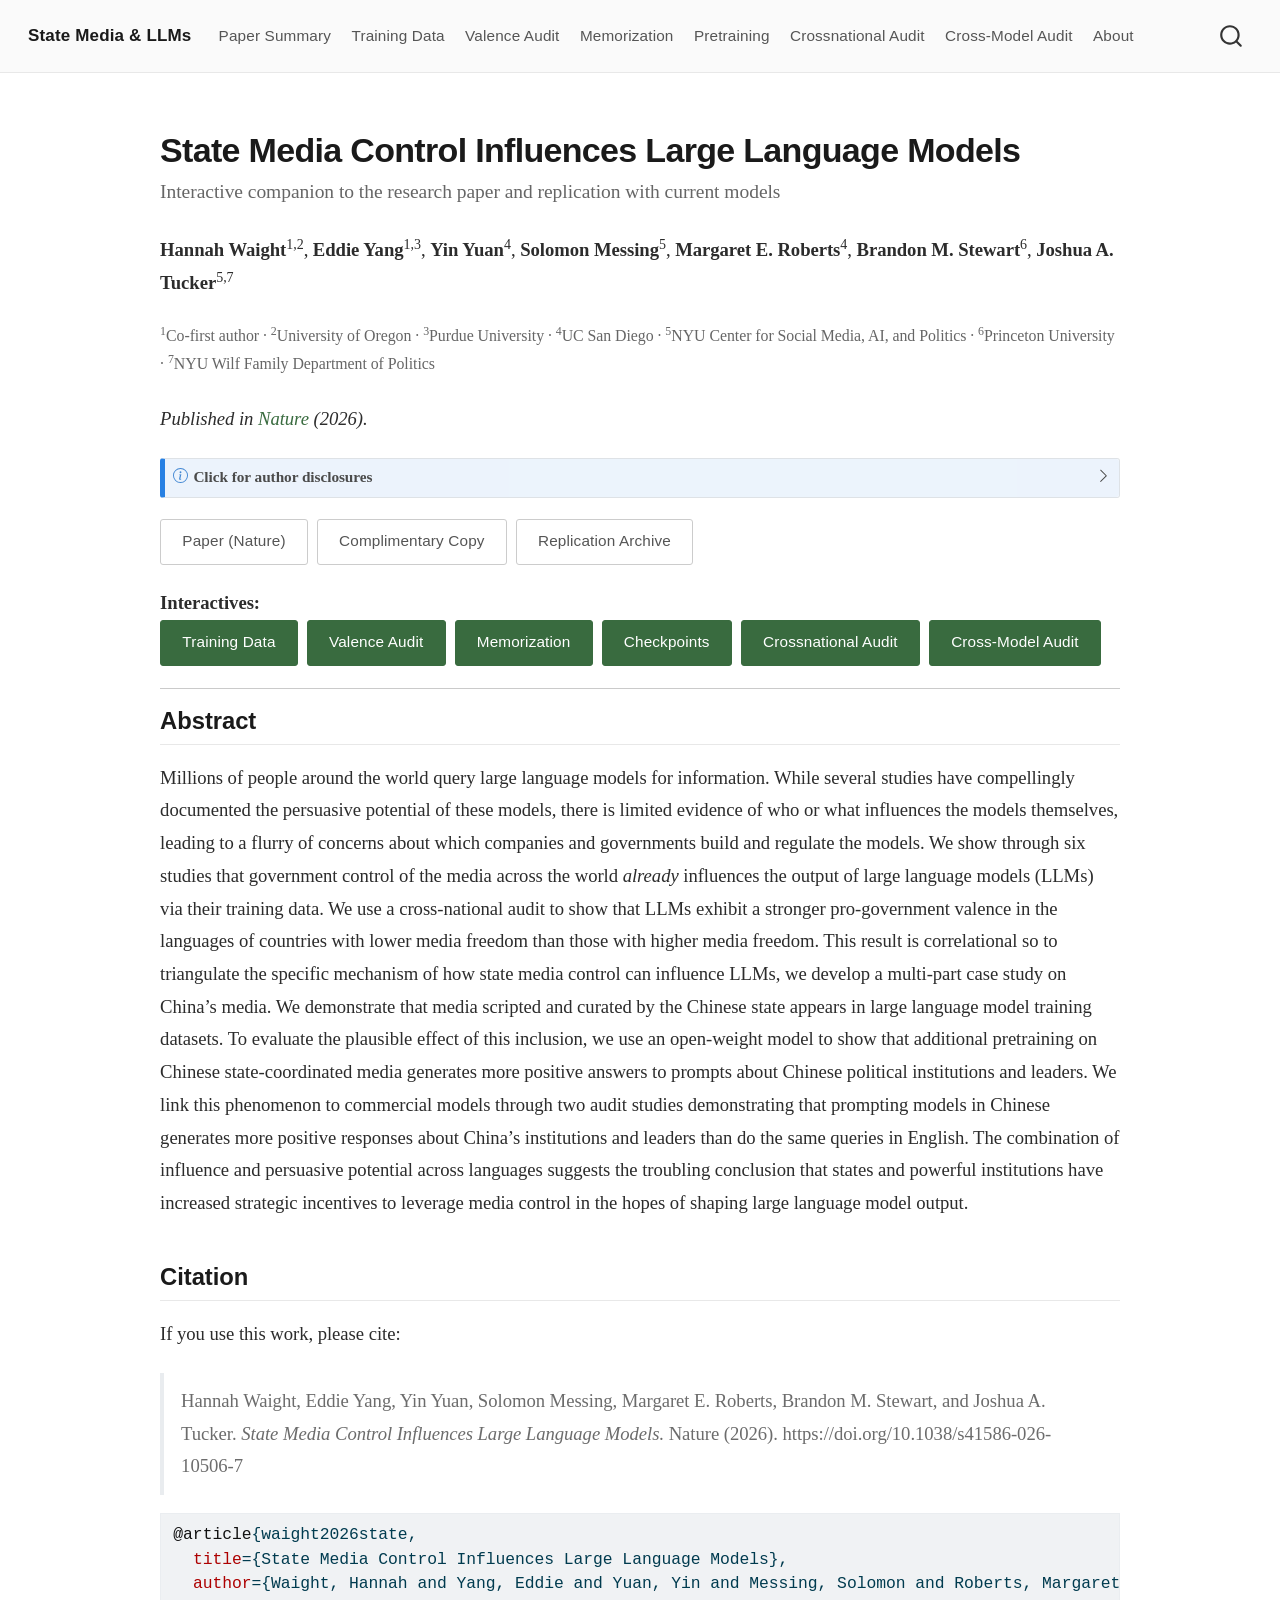
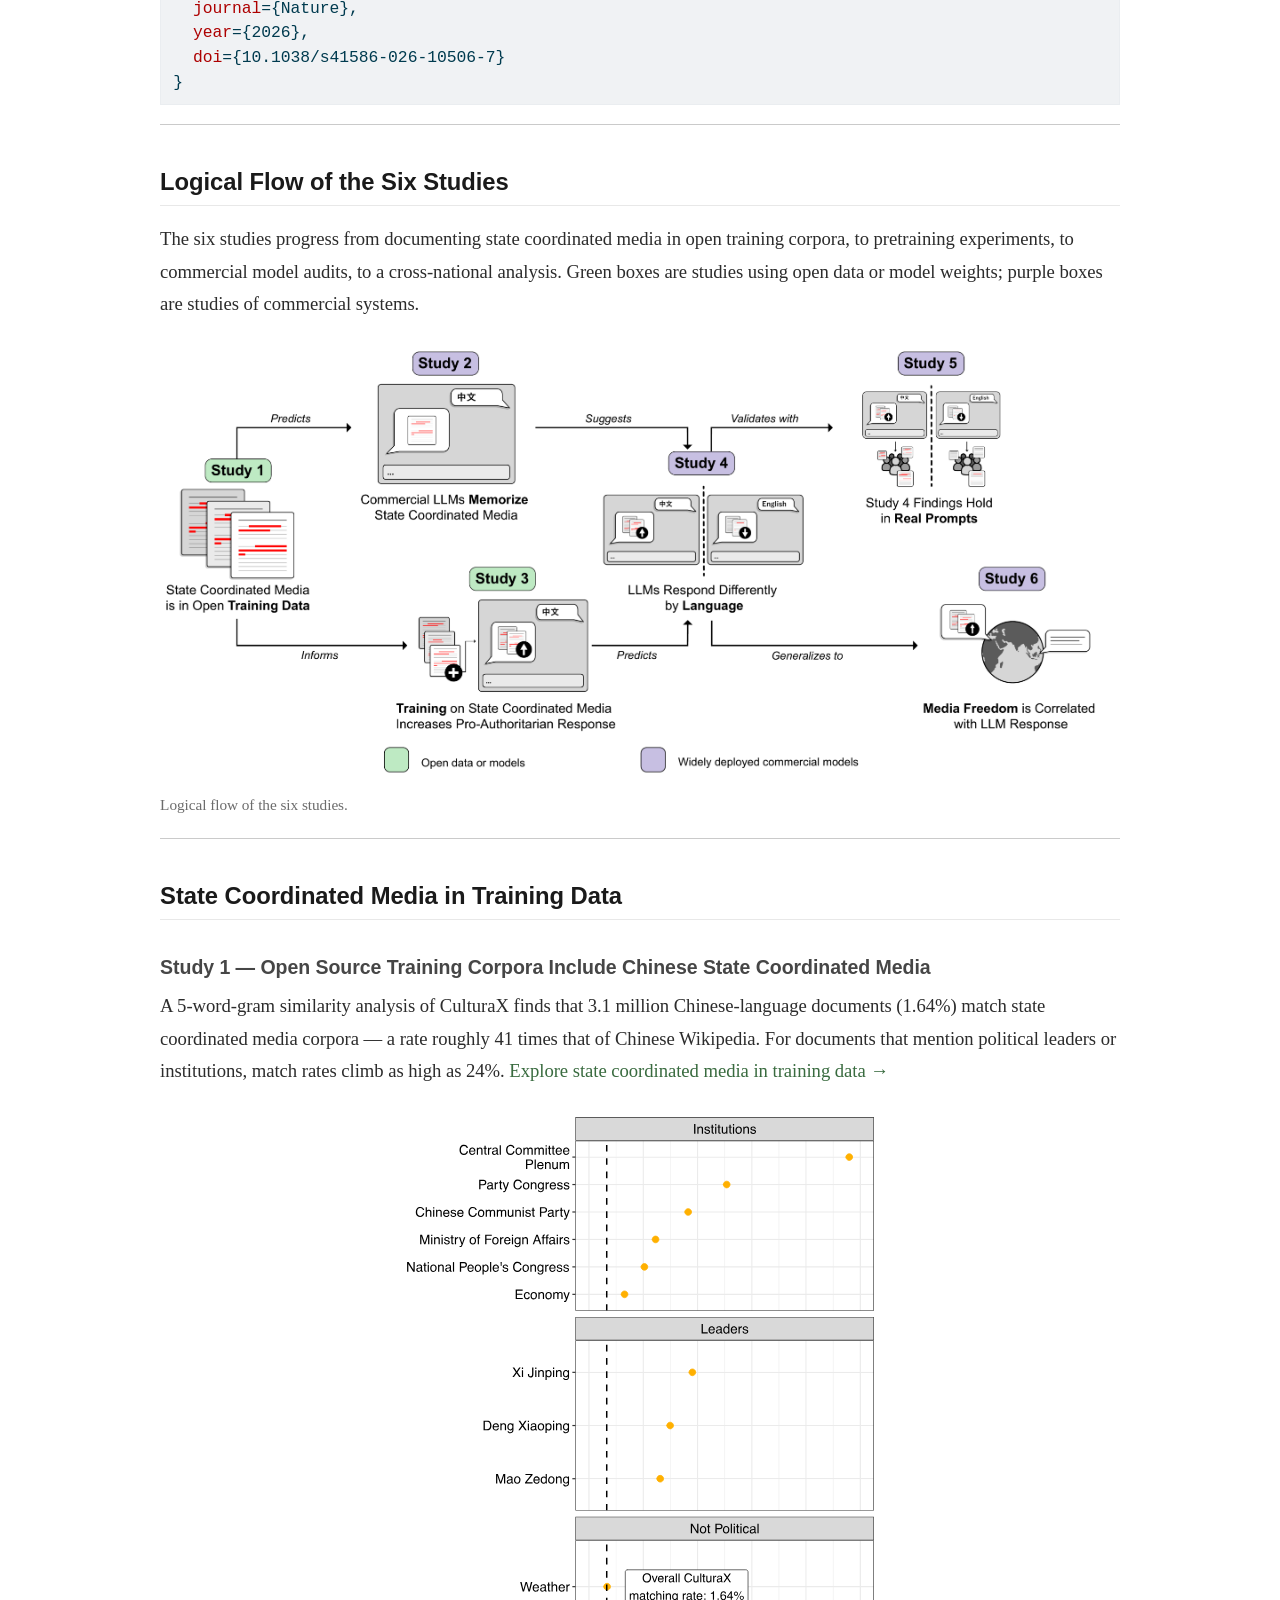
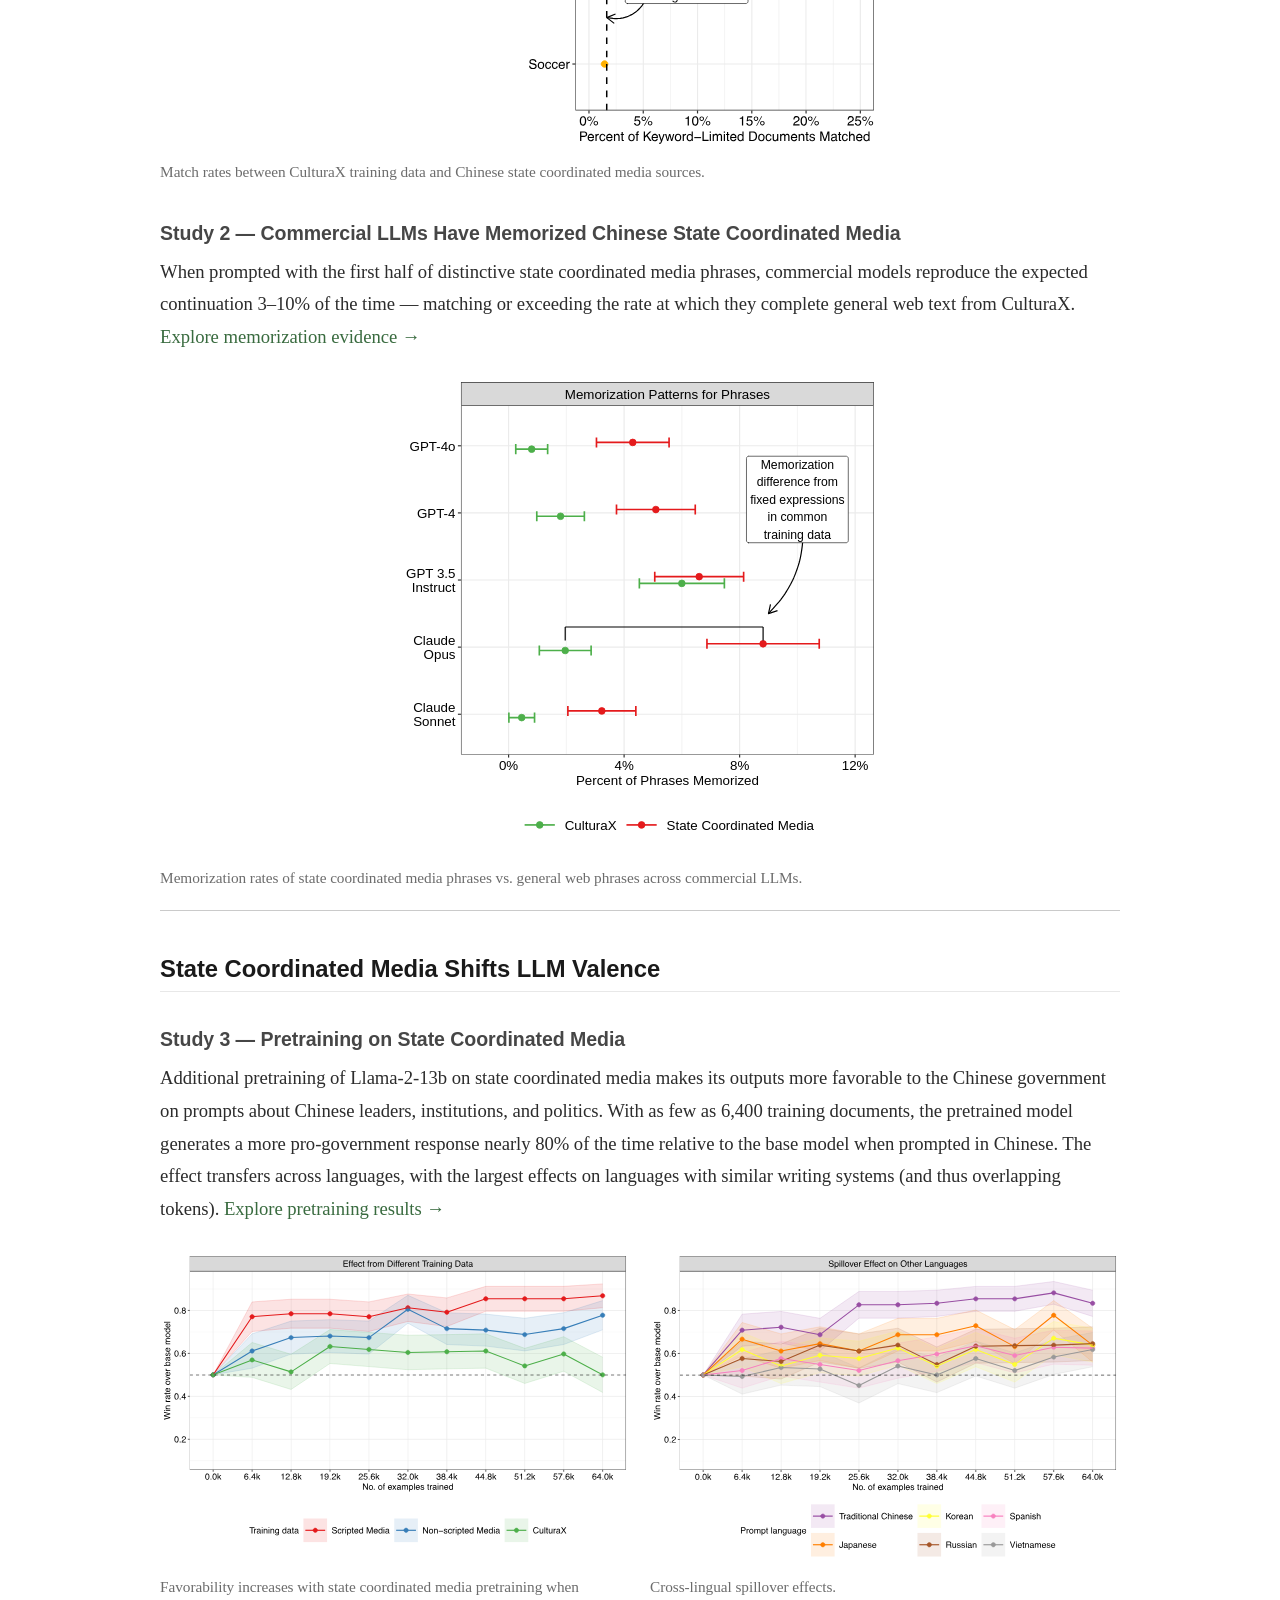
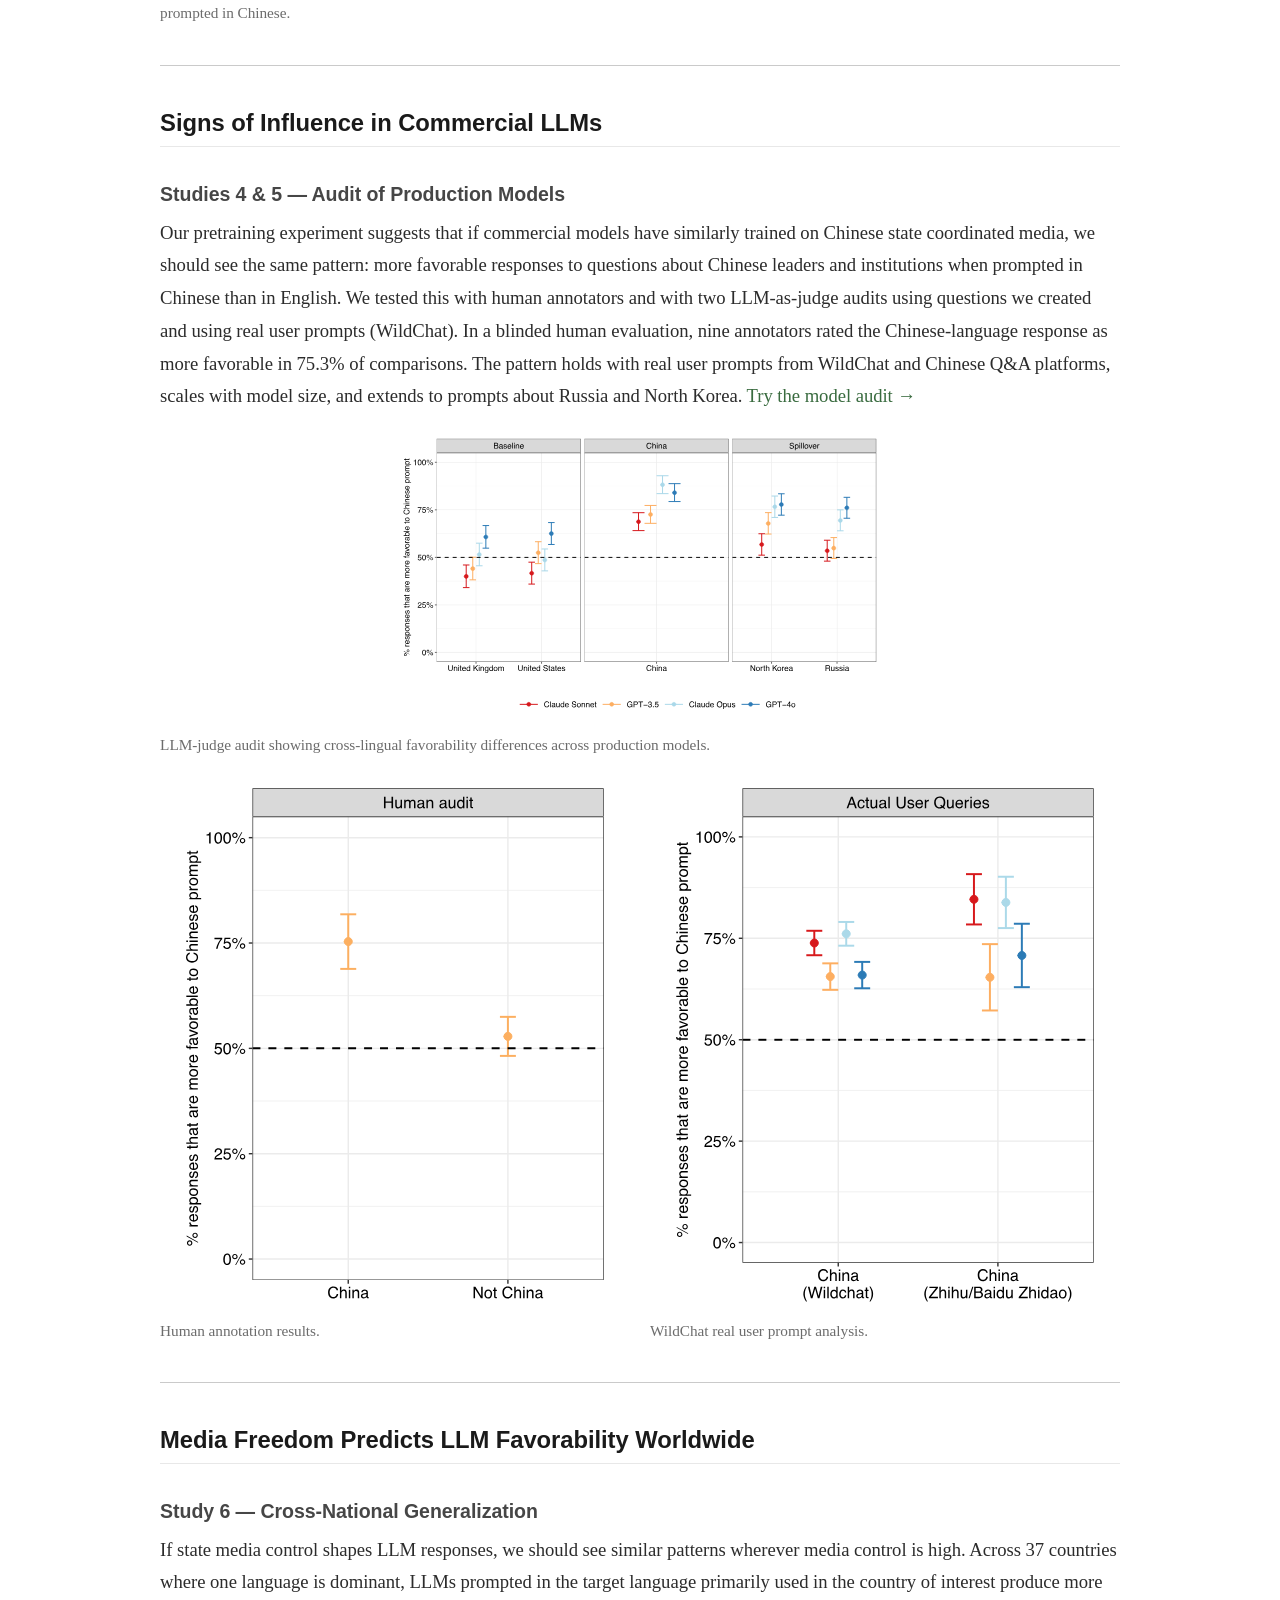
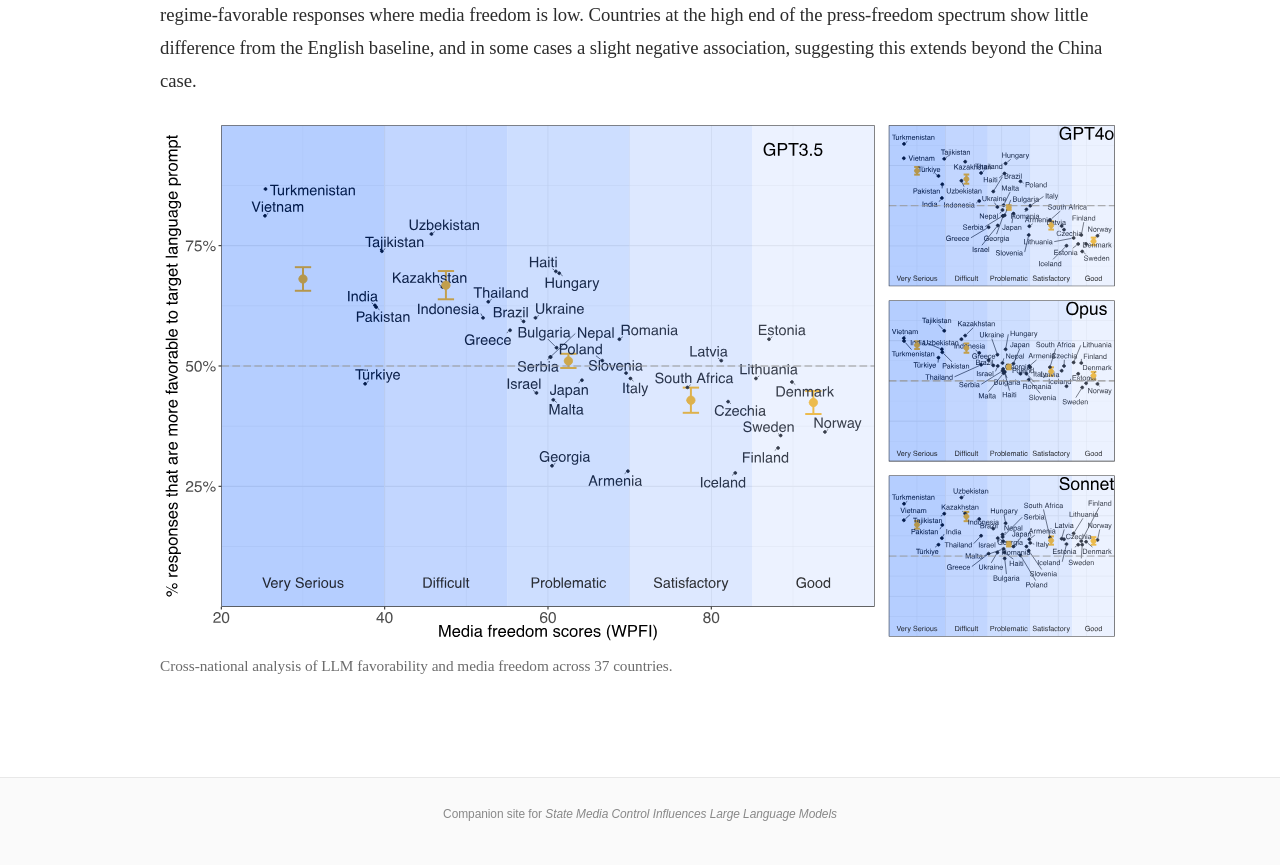
<file: index.html>
<!DOCTYPE html>
<html xmlns="http://www.w3.org/1999/xhtml" lang="en" xml:lang="en"><head>

<meta charset="utf-8">
<meta name="generator" content="quarto-1.9.37">

<meta name="viewport" content="width=device-width, initial-scale=1.0, user-scalable=yes">


<title>State Media Control Influences Large Language Models – State Media &amp; LLMs</title>
<style>
/* Default styles provided by pandoc.
** See https://pandoc.org/MANUAL.html#variables-for-html for config info.
*/
code{white-space: pre-wrap;}
span.smallcaps{font-variant: small-caps;}
div.columns{display: flex; gap: min(4vw, 1.5em);}
div.column{flex: auto; overflow-x: auto;}
div.hanging-indent{margin-left: 1.5em; text-indent: -1.5em;}
ul.task-list{list-style: none;}
ul.task-list li input[type="checkbox"] {
  width: 0.8em;
  margin: 0 0.8em 0.2em -1em; /* quarto-specific, see https://github.com/quarto-dev/quarto-cli/issues/4556 */ 
  vertical-align: middle;
}
/* CSS for syntax highlighting */
html { -webkit-text-size-adjust: 100%; }
pre > code.sourceCode { white-space: pre; position: relative; }
pre > code.sourceCode > span { display: inline-block; line-height: 1.25; }
pre > code.sourceCode > span:empty { height: 1.2em; }
.sourceCode { overflow: visible; }
code.sourceCode > span { color: inherit; text-decoration: inherit; }
div.sourceCode { margin: 1em 0; }
pre.sourceCode { margin: 0; }
@media screen {
div.sourceCode { overflow: auto; }
}
@media print {
pre > code.sourceCode { white-space: pre-wrap; }
pre > code.sourceCode > span { text-indent: -5em; padding-left: 5em; }
}
pre.numberSource code
  { counter-reset: source-line 0; }
pre.numberSource code > span
  { position: relative; left: -4em; counter-increment: source-line; }
pre.numberSource code > span > a:first-child::before
  { content: counter(source-line);
    position: relative; left: -1em; text-align: right; vertical-align: baseline;
    border: none; display: inline-block;
    -webkit-touch-callout: none; -webkit-user-select: none;
    -khtml-user-select: none; -moz-user-select: none;
    -ms-user-select: none; user-select: none;
    padding: 0 4px; width: 4em;
  }
pre.numberSource { margin-left: 3em;  padding-left: 4px; }
div.sourceCode
  {   }
@media screen {
pre > code.sourceCode > span > a:first-child::before { text-decoration: underline; }
}
</style>


<script src="site_libs/quarto-nav/quarto-nav.js"></script>
<script src="site_libs/quarto-nav/headroom.min.js"></script>
<script src="site_libs/clipboard/clipboard.min.js"></script>
<script src="site_libs/quarto-search/autocomplete.umd.js"></script>
<script src="site_libs/quarto-search/fuse.min.js"></script>
<script src="site_libs/quarto-search/quarto-search.js"></script>
<meta name="quarto:offset" content="./">
<script src="site_libs/quarto-html/quarto.js" type="module"></script>
<script src="site_libs/quarto-html/tabsets/tabsets.js" type="module"></script>
<script src="site_libs/quarto-html/popper.min.js"></script>
<script src="site_libs/quarto-html/tippy.umd.min.js"></script>
<script src="site_libs/quarto-html/anchor.min.js"></script>
<link href="site_libs/quarto-html/tippy.css" rel="stylesheet">
<link href="site_libs/quarto-html/quarto-syntax-highlighting-7f8f88aac4f3542376d5c11b86a4c14d.css" rel="stylesheet" id="quarto-text-highlighting-styles">
<script src="site_libs/bootstrap/bootstrap.min.js"></script>
<link href="site_libs/bootstrap/bootstrap-icons.css" rel="stylesheet">
<link href="site_libs/bootstrap/bootstrap-49e6056862e3be0b350722fb003dbc85.min.css" rel="stylesheet" append-hash="true" id="quarto-bootstrap" data-mode="light">
<script id="quarto-search-options" type="application/json">{
  "location": "navbar",
  "copy-button": false,
  "collapse-after": 3,
  "panel-placement": "end",
  "type": "overlay",
  "limit": 50,
  "keyboard-shortcut": [
    "f",
    "/",
    "s"
  ],
  "show-item-context": false,
  "language": {
    "search-no-results-text": "No results",
    "search-matching-documents-text": "matching documents",
    "search-copy-link-title": "Copy link to search",
    "search-hide-matches-text": "Hide additional matches",
    "search-more-match-text": "more match in this document",
    "search-more-matches-text": "more matches in this document",
    "search-clear-button-title": "Clear",
    "search-text-placeholder": "",
    "search-detached-cancel-button-title": "Cancel",
    "search-submit-button-title": "Submit",
    "search-label": "Search"
  }
}</script>
<script async="" src="https://www.googletagmanager.com/gtag/js?id=G-KPPBMC73TV"></script>

<script type="text/javascript">

window.dataLayer = window.dataLayer || [];
function gtag(){dataLayer.push(arguments);}
gtag('js', new Date());
gtag('config', 'G-KPPBMC73TV', { 'anonymize_ip': true});
</script>


<link rel="stylesheet" href="styles.css">
</head>

<body class="nav-fixed fullcontent quarto-light">

<div id="quarto-search-results"></div>
  <header id="quarto-header" class="headroom fixed-top">
    <nav class="navbar navbar-expand-lg " data-bs-theme="dark">
      <div class="navbar-container container-fluid">
      <div class="navbar-brand-container mx-auto">
    <a class="navbar-brand" href="./index.html">
    <span class="navbar-title">State Media &amp; LLMs</span>
    </a>
  </div>
            <div id="quarto-search" class="" title="Search"></div>
          <button class="navbar-toggler" type="button" data-bs-toggle="collapse" data-bs-target="#navbarCollapse" aria-controls="navbarCollapse" role="menu" aria-expanded="false" aria-label="Toggle navigation" onclick="if (window.quartoToggleHeadroom) { window.quartoToggleHeadroom(); }">
  <span class="navbar-toggler-icon"></span>
</button>
          <div class="collapse navbar-collapse" id="navbarCollapse">
            <ul class="navbar-nav navbar-nav-scroll me-auto">
  <li class="nav-item">
    <a class="nav-link active" href="./index.html" aria-current="page"> 
<span class="menu-text">Paper Summary</span></a>
  </li>  
  <li class="nav-item">
    <a class="nav-link" href="./scm_in_pretrain.html"> 
<span class="menu-text">Training Data</span></a>
  </li>  
  <li class="nav-item">
    <a class="nav-link" href="./audit.html"> 
<span class="menu-text">Valence Audit</span></a>
  </li>  
  <li class="nav-item">
    <a class="nav-link" href="./memorization.html"> 
<span class="menu-text">Memorization</span></a>
  </li>  
  <li class="nav-item">
    <a class="nav-link" href="./checkpoints.html"> 
<span class="menu-text">Pretraining</span></a>
  </li>  
  <li class="nav-item">
    <a class="nav-link" href="./global.html"> 
<span class="menu-text">Crossnational Audit</span></a>
  </li>  
  <li class="nav-item">
    <a class="nav-link" href="./cross_model_audit.html"> 
<span class="menu-text">Cross-Model Audit</span></a>
  </li>  
  <li class="nav-item">
    <a class="nav-link" href="./about.html"> 
<span class="menu-text">About</span></a>
  </li>  
</ul>
          </div> <!-- /navcollapse -->
            <div class="quarto-navbar-tools">
</div>
      </div> <!-- /container-fluid -->
    </nav>
</header>
<!-- content -->
<div id="quarto-content" class="quarto-container page-columns page-rows-contents page-layout-article page-navbar">
<!-- sidebar -->
<!-- margin-sidebar -->
    
<!-- main -->
<main class="content" id="quarto-document-content">

<header id="title-block-header" class="quarto-title-block default">
<div class="quarto-title">
<h1 class="title">State Media Control Influences Large Language Models</h1>
<p class="subtitle lead">Interactive companion to the research paper and replication with current models</p>
</div>



<div class="quarto-title-meta">

    
  
    
  </div>
  


</header>


<p><strong>Hannah Waight</strong><sup>1,2</sup>, <strong>Eddie Yang</strong><sup>1,3</sup>, <strong>Yin Yuan</strong><sup>4</sup>, <strong>Solomon Messing</strong><sup>5</sup>, <strong>Margaret E. Roberts</strong><sup>4</sup>, <strong>Brandon M. Stewart</strong><sup>6</sup>, <strong>Joshua A. Tucker</strong><sup>5,7</sup></p>
<div style="font-size: 0.85em; color: #666; margin-bottom: 1.5rem;">
<p><sup>1</sup>Co-first author · <sup>2</sup>University of Oregon · <sup>3</sup>Purdue University · <sup>4</sup>UC San Diego · <sup>5</sup>NYU Center for Social Media, AI, and Politics · <sup>6</sup>Princeton University · <sup>7</sup>NYU Wilf Family Department of Politics</p>
</div>
<p><em>Published in <a href="https://doi.org/10.1038/s41586-026-10506-7">Nature</a> (2026).</em></p>
<div class="callout callout-style-default callout-note callout-titled" title="Click for author disclosures">
<div class="callout-header d-flex align-content-center collapsed" data-bs-toggle="collapse" data-bs-target=".callout-1-contents" aria-controls="callout-1" aria-expanded="false" aria-label="Toggle callout">
<div class="callout-icon-container">
<i class="callout-icon"></i>
</div>
<div class="callout-title-container flex-fill">
<span class="screen-reader-only">Note</span>Click for author disclosures
</div>
<div class="callout-btn-toggle d-inline-block border-0 py-1 ps-1 pe-0 float-end"><i class="callout-toggle"></i></div>
</div>
<div id="callout-1" class="callout-1-contents callout-collapse collapse">
<div class="callout-body-container callout-body">
<p>M.E.R. and Y.Y. declare no competing interests. Two of our authors (H.W. and S.M.) have personal financial interests in A.I. related companies, in particular Meta (H.W. only), Nvidia, Alphabet, Microsoft, and Taiwan Semiconductor (S.M. only). Two of our authors have past employment histories with A.I. related companies. E.Y. was an intern at Microsoft Research in the summer of 2022 and 2023. S.M. worked at Facebook (now Meta) in various capacities from 2011-2015 and 2018-2020, at Twitter (now X) from 2021-2023, and contracts for 501c6 non-profit ML Commons, which releases AI benchmarks (2026-present). After this paper was accepted, SM accepted a job at Google DeepMind. Finally, four of our authors received funding or other resources for unrelated projects from A.I. related companies. For an unrelated project B.M.S. received an unrestricted grant from Meta, “Foundational Integrity Research: Misinformation and Polarization.” S.M. received a 2010 Google Research Award for a research project on “Social cues and reliability in content selection and evaluation.” E.Y. received a Google Research Award for an unrelated project in 2026. J.A.T. received a small fee from Facebook to compensate him for administrative time spent in organizing a 1-day conference for approximately 30 academic researchers and a dozen Facebook product managers and data scientists that was held at NYU in the summer of 2017 to discuss research related to civic engagement. J.A.T. is also one of the co-leads of the external academic team for the 2020 U.S. Facebook &amp; Instagram Election Study, a project that began in early 2020 and is still ongoing at the time of the writing of this article. He was not compensated financially for his participation in this project by Meta, but the project involves working collaboratively with Meta researchers. J.A.T. received a 2024 Google Research Grant to support a research project on “From Search Engines to Answer Engines: Testing the Effects of Traditional and LLM-Based Search on Belief in the Veracity of News”. J.A.T. is a Senior Geopolitical Risk Advisor at Kroll.</p>
</div>
</div>
</div>
<p><a href="https://doi.org/10.1038/s41586-026-10506-7" class="btn btn-outline-secondary btn-sm me-1">Paper (Nature)</a> <a href="https://rdcu.be/fiyrF" class="btn btn-outline-secondary btn-sm me-1">Complimentary Copy</a> <a href="https://doi.org/10.7910/DVN/NECR2K" class="btn btn-outline-secondary btn-sm me-1">Replication Archive</a></p>
<p><strong>Interactives:</strong><br> <a href="./scm_in_pretrain.html" class="btn btn-primary btn-sm me-1">Training Data</a> <a href="./audit.html" class="btn btn-primary btn-sm me-1">Valence Audit</a> <a href="./memorization.html" class="btn btn-primary btn-sm me-1">Memorization</a> <a href="./checkpoints.html" class="btn btn-primary btn-sm me-1">Checkpoints</a> <a href="./global.html" class="btn btn-primary btn-sm me-1">Crossnational Audit</a> <a href="./cross_model_audit.html" class="btn btn-primary btn-sm me-1">Cross-Model Audit</a></p>
<hr>
<section id="abstract" class="level2">
<h2 class="anchored" data-anchor-id="abstract">Abstract</h2>
<p>Millions of people around the world query large language models for information. While several studies have compellingly documented the persuasive potential of these models, there is limited evidence of who or what influences the models themselves, leading to a flurry of concerns about which companies and governments build and regulate the models. We show through six studies that government control of the media across the world <em>already</em> influences the output of large language models (LLMs) via their training data. We use a cross-national audit to show that LLMs exhibit a stronger pro-government valence in the languages of countries with lower media freedom than those with higher media freedom. This result is correlational so to triangulate the specific mechanism of how state media control can influence LLMs, we develop a multi-part case study on China’s media. We demonstrate that media scripted and curated by the Chinese state appears in large language model training datasets. To evaluate the plausible effect of this inclusion, we use an open-weight model to show that additional pretraining on Chinese state-coordinated media generates more positive answers to prompts about Chinese political institutions and leaders. We link this phenomenon to commercial models through two audit studies demonstrating that prompting models in Chinese generates more positive responses about China’s institutions and leaders than do the same queries in English. The combination of influence and persuasive potential across languages suggests the troubling conclusion that states and powerful institutions have increased strategic incentives to leverage media control in the hopes of shaping large language model output.</p>
</section>
<section id="citation" class="level2">
<h2 class="anchored" data-anchor-id="citation">Citation</h2>
<p>If you use this work, please cite:</p>
<blockquote class="blockquote">
<p>Hannah Waight, Eddie Yang, Yin Yuan, Solomon Messing, Margaret E. Roberts, Brandon M. Stewart, and Joshua A. Tucker. <em>State Media Control Influences Large Language Models.</em> Nature (2026). https://doi.org/10.1038/s41586-026-10506-7</p>
</blockquote>
<div class="code-copy-outer-scaffold"><div class="sourceCode" id="cb1"><pre class="sourceCode bibtex code-with-copy"><code class="sourceCode bibtex"><span id="cb1-1"><a href="#cb1-1" aria-hidden="true" tabindex="-1"></a><span class="va">@article</span>{<span class="ot">waight2026state</span>,</span>
<span id="cb1-2"><a href="#cb1-2" aria-hidden="true" tabindex="-1"></a>  <span class="dt">title</span>={State Media Control Influences Large Language Models},</span>
<span id="cb1-3"><a href="#cb1-3" aria-hidden="true" tabindex="-1"></a>  <span class="dt">author</span>={Waight, Hannah and Yang, Eddie and Yuan, Yin and Messing, Solomon and Roberts, Margaret E. and Stewart, Brandon M. and Tucker, Joshua A.},</span>
<span id="cb1-4"><a href="#cb1-4" aria-hidden="true" tabindex="-1"></a>  <span class="dt">journal</span>={Nature},</span>
<span id="cb1-5"><a href="#cb1-5" aria-hidden="true" tabindex="-1"></a>  <span class="dt">year</span>={2026},</span>
<span id="cb1-6"><a href="#cb1-6" aria-hidden="true" tabindex="-1"></a>  <span class="dt">doi</span>={10.1038/s41586-026-10506-7}</span>
<span id="cb1-7"><a href="#cb1-7" aria-hidden="true" tabindex="-1"></a>}</span></code></pre></div><button title="Copy to Clipboard" class="code-copy-button"><i class="bi"></i></button></div>
<hr>
</section>
<section id="logical-flow-of-the-six-studies" class="level2">
<h2 class="anchored" data-anchor-id="logical-flow-of-the-six-studies">Logical Flow of the Six Studies</h2>
<p>The six studies progress from documenting state coordinated media in open training corpora, to pretraining experiments, to commercial model audits, to a cross-national analysis. Green boxes are studies using open data or model weights; purple boxes are studies of commercial systems.</p>
<div class="quarto-figure quarto-figure-center">
<figure class="figure">
<p><img src="images/figure_1_logical_flow.png" class="img-fluid figure-img"></p>
<figcaption>Logical flow of the six studies.</figcaption>
</figure>
</div>
<hr>
</section>
<section id="state-coordinated-media-in-training-data" class="level2">
<h2 class="anchored" data-anchor-id="state-coordinated-media-in-training-data">State Coordinated Media in Training Data</h2>
<section id="study-1-open-source-training-corpora-include-chinese-state-coordinated-media" class="level3">
<h3 class="anchored" data-anchor-id="study-1-open-source-training-corpora-include-chinese-state-coordinated-media">Study 1 — Open Source Training Corpora Include Chinese State Coordinated Media</h3>
<p>A 5-word-gram similarity analysis of CulturaX finds that 3.1 million Chinese-language documents (1.64%) match state coordinated media corpora — a rate roughly 41 times that of Chinese Wikipedia. For documents that mention political leaders or institutions, match rates climb as high as 24%. <a href="./scm_in_pretrain.html">Explore state coordinated media in training data →</a></p>
<div class="quarto-figure quarto-figure-center">
<figure class="figure">
<p><img src="images/fig2_panel_a_match.svg" class="img-fluid figure-img" style="width:50.0%"></p>
<figcaption>Match rates between CulturaX training data and Chinese state coordinated media sources.</figcaption>
</figure>
</div>
</section>
<section id="study-2-commercial-llms-have-memorized-chinese-state-coordinated-media" class="level3">
<h3 class="anchored" data-anchor-id="study-2-commercial-llms-have-memorized-chinese-state-coordinated-media">Study 2 — Commercial LLMs Have Memorized Chinese State Coordinated Media</h3>
<p>When prompted with the first half of distinctive state coordinated media phrases, commercial models reproduce the expected continuation 3–10% of the time — matching or exceeding the rate at which they complete general web text from CulturaX. <a href="./memorization.html">Explore memorization evidence →</a></p>
<div class="quarto-figure quarto-figure-center">
<figure class="figure">
<p><img src="images/fig2_panel_b_mem.svg" class="img-fluid figure-img" style="width:50.0%"></p>
<figcaption>Memorization rates of state coordinated media phrases vs.&nbsp;general web phrases across commercial LLMs.</figcaption>
</figure>
</div>
<hr>
</section>
</section>
<section id="state-coordinated-media-shifts-llm-valence" class="level2">
<h2 class="anchored" data-anchor-id="state-coordinated-media-shifts-llm-valence">State Coordinated Media Shifts LLM Valence</h2>
<section id="study-3-pretraining-on-state-coordinated-media" class="level3">
<h3 class="anchored" data-anchor-id="study-3-pretraining-on-state-coordinated-media">Study 3 — Pretraining on State Coordinated Media</h3>
<p>Additional pretraining of Llama-2-13b on state coordinated media makes its outputs more favorable to the Chinese government on prompts about Chinese leaders, institutions, and politics. With as few as 6,400 training documents, the pretrained model generates a more pro-government response nearly 80% of the time relative to the base model when prompted in Chinese. The effect transfers across languages, with the largest effects on languages with similar writing systems (and thus overlapping tokens). <a href="./checkpoints.html">Explore pretraining results →</a></p>
<div class="quarto-layout-panel" data-layout-ncol="2">
<div class="quarto-layout-row">
<div class="quarto-layout-cell" style="flex-basis: 50.0%;justify-content: flex-start;">
<div class="quarto-figure quarto-figure-center">
<figure class="figure">
<p><img src="images/ptrain_main.svg" class="img-fluid figure-img"></p>
<figcaption>Favorability increases with state coordinated media pretraining when prompted in Chinese.</figcaption>
</figure>
</div>
</div>
<div class="quarto-layout-cell" style="flex-basis: 50.0%;justify-content: flex-start;">
<div class="quarto-figure quarto-figure-center">
<figure class="figure">
<p><img src="images/ptrain_spillover.svg" class="img-fluid figure-img"></p>
<figcaption>Cross-lingual spillover effects.</figcaption>
</figure>
</div>
</div>
</div>
</div>
<hr>
</section>
</section>
<section id="signs-of-influence-in-commercial-llms" class="level2">
<h2 class="anchored" data-anchor-id="signs-of-influence-in-commercial-llms">Signs of Influence in Commercial LLMs</h2>
<section id="studies-4-5-audit-of-production-models" class="level3">
<h3 class="anchored" data-anchor-id="studies-4-5-audit-of-production-models">Studies 4 &amp; 5 — Audit of Production Models</h3>
<p>Our pretraining experiment suggests that if commercial models have similarly trained on Chinese state coordinated media, we should see the same pattern: more favorable responses to questions about Chinese leaders and institutions when prompted in Chinese than in English. We tested this with human annotators and with two LLM-as-judge audits using questions we created and using real user prompts (WildChat). In a blinded human evaluation, nine annotators rated the Chinese-language response as more favorable in 75.3% of comparisons. The pattern holds with real user prompts from WildChat and Chinese Q&amp;A platforms, scales with model size, and extends to prompts about Russia and North Korea. <a href="./audit.html">Try the model audit →</a></p>
<div class="quarto-figure quarto-figure-center">
<figure class="figure">
<p><img src="images/fig4_panel_b_audit.svg" class="img-fluid figure-img" style="width:50.0%"></p>
<figcaption>LLM-judge audit showing cross-lingual favorability differences across production models.</figcaption>
</figure>
</div>
<div class="quarto-layout-panel" data-layout-ncol="2">
<div class="quarto-layout-row">
<div class="quarto-layout-cell" style="flex-basis: 50.0%;justify-content: flex-start;">
<div class="quarto-figure quarto-figure-center">
<figure class="figure">
<p><img src="images/fig4_panel_a_human.svg" class="img-fluid figure-img"></p>
<figcaption>Human annotation results.</figcaption>
</figure>
</div>
</div>
<div class="quarto-layout-cell" style="flex-basis: 50.0%;justify-content: flex-start;">
<div class="quarto-figure quarto-figure-center">
<figure class="figure">
<p><img src="images/fig4_panel_c_wildchat.svg" class="img-fluid figure-img"></p>
<figcaption>WildChat real user prompt analysis.</figcaption>
</figure>
</div>
</div>
</div>
</div>
<hr>
</section>
</section>
<section id="media-freedom-predicts-llm-favorability-worldwide" class="level2">
<h2 class="anchored" data-anchor-id="media-freedom-predicts-llm-favorability-worldwide">Media Freedom Predicts LLM Favorability Worldwide</h2>
<section id="study-6-cross-national-generalization" class="level3">
<h3 class="anchored" data-anchor-id="study-6-cross-national-generalization">Study 6 — Cross-National Generalization</h3>
<p>If state media control shapes LLM responses, we should see similar patterns wherever media control is high. Across 37 countries where one language is dominant, LLMs prompted in the target language primarily used in the country of interest produce more regime-favorable responses where media freedom is low. Countries at the high end of the press-freedom spectrum show little difference from the English baseline, and in some cases a slight negative association, suggesting this extends beyond the China case.</p>
<div class="quarto-figure quarto-figure-center">
<figure class="figure">
<p><img src="images/global_country_grid.svg" class="img-fluid figure-img" style="width:100.0%"></p>
<figcaption>Cross-national analysis of LLM favorability and media freedom across 37 countries.</figcaption>
</figure>
</div>


</section>
</section>

</main> <!-- /main -->
<script id="quarto-html-after-body" type="application/javascript">
  window.document.addEventListener("DOMContentLoaded", function (event) {
    const icon = "";
    const anchorJS = new window.AnchorJS();
    anchorJS.options = {
      placement: 'right',
      icon: icon
    };
    anchorJS.add('.anchored');
    const isCodeAnnotation = (el) => {
      for (const clz of el.classList) {
        if (clz.startsWith('code-annotation-')) {                     
          return true;
        }
      }
      return false;
    }
    const onCopySuccess = function(e) {
      // button target
      const button = e.trigger;
      // don't keep focus
      button.blur();
      // flash "checked"
      button.classList.add('code-copy-button-checked');
      var currentTitle = button.getAttribute("title");
      button.setAttribute("title", "Copied!");
      let tooltip;
      if (window.bootstrap) {
        button.setAttribute("data-bs-toggle", "tooltip");
        button.setAttribute("data-bs-placement", "left");
        button.setAttribute("data-bs-title", "Copied!");
        tooltip = new bootstrap.Tooltip(button, 
          { trigger: "manual", 
            customClass: "code-copy-button-tooltip",
            offset: [0, -8]});
        tooltip.show();    
      }
      setTimeout(function() {
        if (tooltip) {
          tooltip.hide();
          button.removeAttribute("data-bs-title");
          button.removeAttribute("data-bs-toggle");
          button.removeAttribute("data-bs-placement");
        }
        button.setAttribute("title", currentTitle);
        button.classList.remove('code-copy-button-checked');
      }, 1000);
      // clear code selection
      e.clearSelection();
    }
    const getTextToCopy = function(trigger) {
      const outerScaffold = trigger.parentElement.cloneNode(true);
      const codeEl = outerScaffold.querySelector('code');
      for (const childEl of codeEl.children) {
        if (isCodeAnnotation(childEl)) {
          childEl.remove();
        }
      }
      return codeEl.innerText;
    }
    const clipboard = new window.ClipboardJS('.code-copy-button:not([data-in-quarto-modal])', {
      text: getTextToCopy
    });
    clipboard.on('success', onCopySuccess);
    if (window.document.getElementById('quarto-embedded-source-code-modal')) {
      const clipboardModal = new window.ClipboardJS('.code-copy-button[data-in-quarto-modal]', {
        text: getTextToCopy,
        container: window.document.getElementById('quarto-embedded-source-code-modal')
      });
      clipboardModal.on('success', onCopySuccess);
    }
      var localhostRegex = new RegExp(/^(?:http|https):\/\/localhost\:?[0-9]*\//);
      var mailtoRegex = new RegExp(/^mailto:/);
        var filterRegex = new RegExp("https:\/\/state-media-influence-llm\.github\.io\/");
      var isInternal = (href) => {
          return filterRegex.test(href) || localhostRegex.test(href) || mailtoRegex.test(href);
      }
      // Inspect non-navigation links and adorn them if external
     var links = window.document.querySelectorAll('a[href]:not(.nav-link):not(.navbar-brand):not(.toc-action):not(.sidebar-link):not(.sidebar-item-toggle):not(.pagination-link):not(.no-external):not([aria-hidden]):not(.dropdown-item):not(.quarto-navigation-tool):not(.about-link)');
      for (var i=0; i<links.length; i++) {
        const link = links[i];
        if (!isInternal(link.href)) {
          // undo the damage that might have been done by quarto-nav.js in the case of
          // links that we want to consider external
          if (link.dataset.originalHref !== undefined) {
            link.href = link.dataset.originalHref;
          }
        }
      }
    function tippyHover(el, contentFn, onTriggerFn, onUntriggerFn) {
      const config = {
        allowHTML: true,
        maxWidth: 500,
        delay: 100,
        arrow: false,
        appendTo: function(el) {
            return el.parentElement;
        },
        interactive: true,
        interactiveBorder: 10,
        theme: 'quarto',
        placement: 'bottom-start',
      };
      if (contentFn) {
        config.content = contentFn;
      }
      if (onTriggerFn) {
        config.onTrigger = onTriggerFn;
      }
      if (onUntriggerFn) {
        config.onUntrigger = onUntriggerFn;
      }
      window.tippy(el, config); 
    }
    const noterefs = window.document.querySelectorAll('a[role="doc-noteref"]');
    for (var i=0; i<noterefs.length; i++) {
      const ref = noterefs[i];
      tippyHover(ref, function() {
        // use id or data attribute instead here
        let href = ref.getAttribute('data-footnote-href') || ref.getAttribute('href');
        try { href = new URL(href).hash; } catch {}
        const id = href.replace(/^#\/?/, "");
        const note = window.document.getElementById(id);
        if (note) {
          return note.innerHTML;
        } else {
          return "";
        }
      });
    }
    const xrefs = window.document.querySelectorAll('a.quarto-xref');
    const processXRef = (id, note) => {
      // Strip column container classes
      const stripColumnClz = (el) => {
        el.classList.remove("page-full", "page-columns");
        if (el.children) {
          for (const child of el.children) {
            stripColumnClz(child);
          }
        }
      }
      stripColumnClz(note)
      if (id === null || id.startsWith('sec-')) {
        // Special case sections, only their first couple elements
        const container = document.createElement("div");
        if (note.children && note.children.length > 2) {
          container.appendChild(note.children[0].cloneNode(true));
          for (let i = 1; i < note.children.length; i++) {
            const child = note.children[i];
            if (child.tagName === "P" && child.innerText === "") {
              continue;
            } else {
              container.appendChild(child.cloneNode(true));
              break;
            }
          }
          if (window.Quarto?.typesetMath) {
            window.Quarto.typesetMath(container);
          }
          return container.innerHTML
        } else {
          if (window.Quarto?.typesetMath) {
            window.Quarto.typesetMath(note);
          }
          return note.innerHTML;
        }
      } else {
        // Remove any anchor links if they are present
        const anchorLink = note.querySelector('a.anchorjs-link');
        if (anchorLink) {
          anchorLink.remove();
        }
        if (window.Quarto?.typesetMath) {
          window.Quarto.typesetMath(note);
        }
        if (note.classList.contains("callout")) {
          return note.outerHTML;
        } else {
          return note.innerHTML;
        }
      }
    }
    for (var i=0; i<xrefs.length; i++) {
      const xref = xrefs[i];
      tippyHover(xref, undefined, function(instance) {
        instance.disable();
        let url = xref.getAttribute('href');
        let hash = undefined; 
        if (url.startsWith('#')) {
          hash = url;
        } else {
          try { hash = new URL(url).hash; } catch {}
        }
        if (hash) {
          const id = hash.replace(/^#\/?/, "");
          const note = window.document.getElementById(id);
          if (note !== null) {
            try {
              const html = processXRef(id, note.cloneNode(true));
              instance.setContent(html);
            } finally {
              instance.enable();
              instance.show();
            }
          } else {
            // See if we can fetch this
            fetch(url.split('#')[0])
            .then(res => res.text())
            .then(html => {
              const parser = new DOMParser();
              const htmlDoc = parser.parseFromString(html, "text/html");
              const note = htmlDoc.getElementById(id);
              if (note !== null) {
                const html = processXRef(id, note);
                instance.setContent(html);
              } 
            }).finally(() => {
              instance.enable();
              instance.show();
            });
          }
        } else {
          // See if we can fetch a full url (with no hash to target)
          // This is a special case and we should probably do some content thinning / targeting
          fetch(url)
          .then(res => res.text())
          .then(html => {
            const parser = new DOMParser();
            const htmlDoc = parser.parseFromString(html, "text/html");
            const note = htmlDoc.querySelector('main.content');
            if (note !== null) {
              // This should only happen for chapter cross references
              // (since there is no id in the URL)
              // remove the first header
              if (note.children.length > 0 && note.children[0].tagName === "HEADER") {
                note.children[0].remove();
              }
              const html = processXRef(null, note);
              instance.setContent(html);
            } 
          }).finally(() => {
            instance.enable();
            instance.show();
          });
        }
      }, function(instance) {
      });
    }
        let selectedAnnoteEl;
        const selectorForAnnotation = ( cell, annotation) => {
          let cellAttr = 'data-code-cell="' + cell + '"';
          let lineAttr = 'data-code-annotation="' +  annotation + '"';
          const selector = 'span[' + cellAttr + '][' + lineAttr + ']';
          return selector;
        }
        const selectCodeLines = (annoteEl) => {
          const doc = window.document;
          const targetCell = annoteEl.getAttribute("data-target-cell");
          const targetAnnotation = annoteEl.getAttribute("data-target-annotation");
          const annoteSpan = window.document.querySelector(selectorForAnnotation(targetCell, targetAnnotation));
          const lines = annoteSpan.getAttribute("data-code-lines").split(",");
          const lineIds = lines.map((line) => {
            return targetCell + "-" + line;
          })
          let top = null;
          let height = null;
          let parent = null;
          if (lineIds.length > 0) {
              //compute the position of the single el (top and bottom and make a div)
              const el = window.document.getElementById(lineIds[0]);
              top = el.offsetTop;
              height = el.offsetHeight;
              parent = el.parentElement.parentElement;
            if (lineIds.length > 1) {
              const lastEl = window.document.getElementById(lineIds[lineIds.length - 1]);
              const bottom = lastEl.offsetTop + lastEl.offsetHeight;
              height = bottom - top;
            }
            if (top !== null && height !== null && parent !== null) {
              // cook up a div (if necessary) and position it 
              let div = window.document.getElementById("code-annotation-line-highlight");
              if (div === null) {
                div = window.document.createElement("div");
                div.setAttribute("id", "code-annotation-line-highlight");
                div.style.position = 'absolute';
                parent.appendChild(div);
              }
              div.style.top = top - 2 + "px";
              div.style.height = height + 4 + "px";
              div.style.left = 0;
              let gutterDiv = window.document.getElementById("code-annotation-line-highlight-gutter");
              if (gutterDiv === null) {
                gutterDiv = window.document.createElement("div");
                gutterDiv.setAttribute("id", "code-annotation-line-highlight-gutter");
                gutterDiv.style.position = 'absolute';
                const codeCell = window.document.getElementById(targetCell);
                const gutter = codeCell.querySelector('.code-annotation-gutter');
                gutter.appendChild(gutterDiv);
              }
              gutterDiv.style.top = top - 2 + "px";
              gutterDiv.style.height = height + 4 + "px";
            }
            selectedAnnoteEl = annoteEl;
          }
        };
        const unselectCodeLines = () => {
          const elementsIds = ["code-annotation-line-highlight", "code-annotation-line-highlight-gutter"];
          elementsIds.forEach((elId) => {
            const div = window.document.getElementById(elId);
            if (div) {
              div.remove();
            }
          });
          selectedAnnoteEl = undefined;
        };
          // Handle positioning of the toggle
      window.addEventListener(
        "resize",
        throttle(() => {
          elRect = undefined;
          if (selectedAnnoteEl) {
            selectCodeLines(selectedAnnoteEl);
          }
        }, 10)
      );
      function throttle(fn, ms) {
      let throttle = false;
      let timer;
        return (...args) => {
          if(!throttle) { // first call gets through
              fn.apply(this, args);
              throttle = true;
          } else { // all the others get throttled
              if(timer) clearTimeout(timer); // cancel #2
              timer = setTimeout(() => {
                fn.apply(this, args);
                timer = throttle = false;
              }, ms);
          }
        };
      }
        // Attach click handler to the DT
        const annoteDls = window.document.querySelectorAll('dt[data-target-cell]');
        for (const annoteDlNode of annoteDls) {
          annoteDlNode.addEventListener('click', (event) => {
            const clickedEl = event.target;
            if (clickedEl !== selectedAnnoteEl) {
              unselectCodeLines();
              const activeEl = window.document.querySelector('dt[data-target-cell].code-annotation-active');
              if (activeEl) {
                activeEl.classList.remove('code-annotation-active');
              }
              selectCodeLines(clickedEl);
              clickedEl.classList.add('code-annotation-active');
            } else {
              // Unselect the line
              unselectCodeLines();
              clickedEl.classList.remove('code-annotation-active');
            }
          });
        }
    const findCites = (el) => {
      const parentEl = el.parentElement;
      if (parentEl) {
        const cites = parentEl.dataset.cites;
        if (cites) {
          return {
            el,
            cites: cites.split(' ')
          };
        } else {
          return findCites(el.parentElement)
        }
      } else {
        return undefined;
      }
    };
    var bibliorefs = window.document.querySelectorAll('a[role="doc-biblioref"]');
    for (var i=0; i<bibliorefs.length; i++) {
      const ref = bibliorefs[i];
      const citeInfo = findCites(ref);
      if (citeInfo) {
        tippyHover(citeInfo.el, function() {
          var popup = window.document.createElement('div');
          citeInfo.cites.forEach(function(cite) {
            var citeDiv = window.document.createElement('div');
            citeDiv.classList.add('hanging-indent');
            citeDiv.classList.add('csl-entry');
            var biblioDiv = window.document.getElementById('ref-' + cite);
            if (biblioDiv) {
              citeDiv.innerHTML = biblioDiv.innerHTML;
            }
            popup.appendChild(citeDiv);
          });
          return popup.innerHTML;
        });
      }
    }
  });
  </script>
</div> <!-- /content -->
<footer class="footer">
  <div class="nav-footer">
    <div class="nav-footer-left">
      &nbsp;
    </div>   
    <div class="nav-footer-center">
<p>Companion site for <em>State Media Control Influences Large Language Models</em></p>
</div>
    <div class="nav-footer-right">
      &nbsp;
    </div>
  </div>
</footer>




</body></html>
</file>
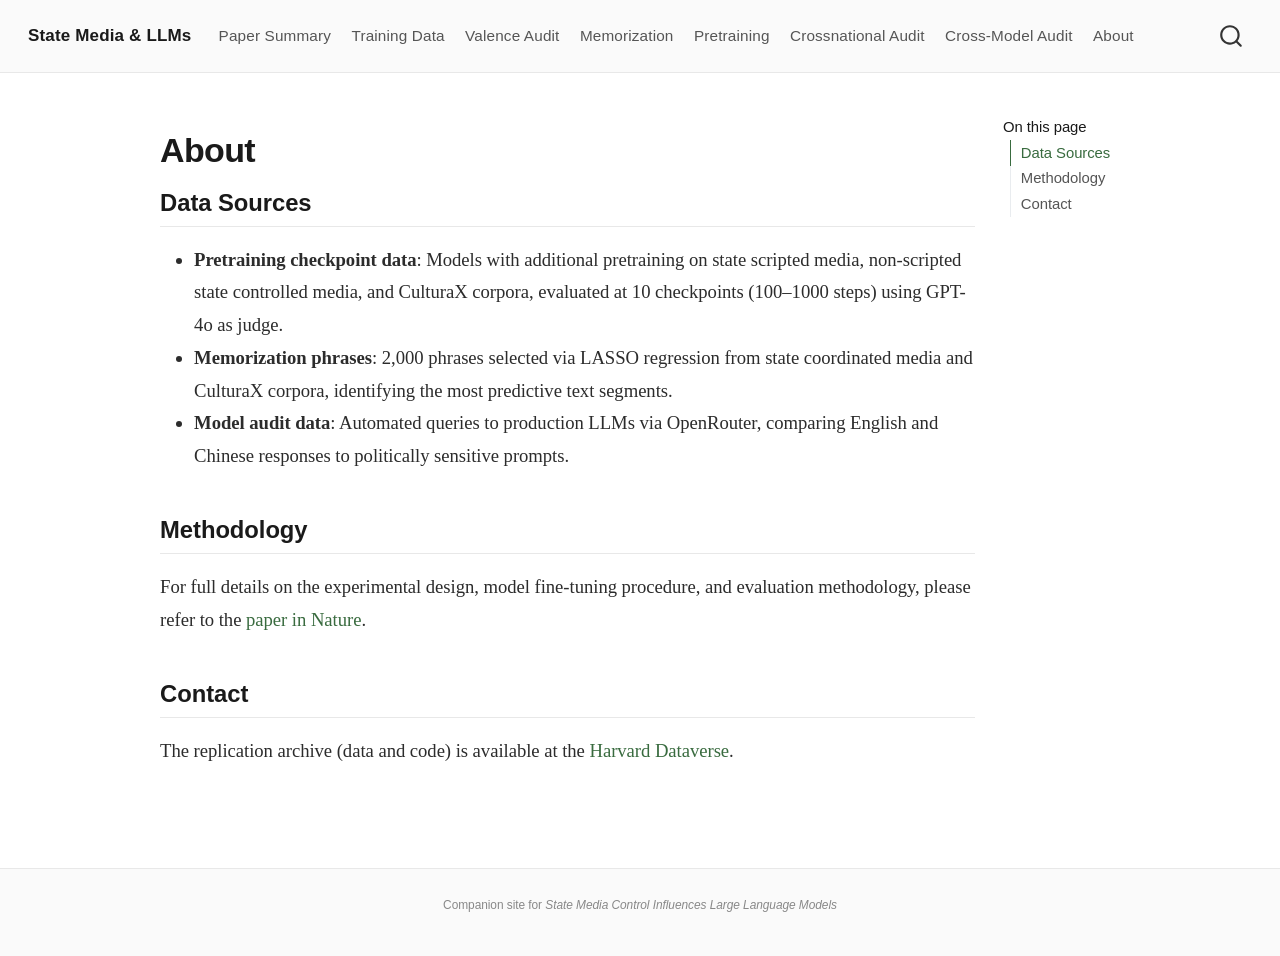
<file: about.html>
<!DOCTYPE html>
<html xmlns="http://www.w3.org/1999/xhtml" lang="en" xml:lang="en"><head>

<meta charset="utf-8">
<meta name="generator" content="quarto-1.9.37">

<meta name="viewport" content="width=device-width, initial-scale=1.0, user-scalable=yes">


<title>About – State Media &amp; LLMs</title>
<style>
/* Default styles provided by pandoc.
** See https://pandoc.org/MANUAL.html#variables-for-html for config info.
*/
code{white-space: pre-wrap;}
span.smallcaps{font-variant: small-caps;}
div.columns{display: flex; gap: min(4vw, 1.5em);}
div.column{flex: auto; overflow-x: auto;}
div.hanging-indent{margin-left: 1.5em; text-indent: -1.5em;}
ul.task-list{list-style: none;}
ul.task-list li input[type="checkbox"] {
  width: 0.8em;
  margin: 0 0.8em 0.2em -1em; /* quarto-specific, see https://github.com/quarto-dev/quarto-cli/issues/4556 */ 
  vertical-align: middle;
}
</style>


<script src="site_libs/quarto-nav/quarto-nav.js"></script>
<script src="site_libs/quarto-nav/headroom.min.js"></script>
<script src="site_libs/clipboard/clipboard.min.js"></script>
<script src="site_libs/quarto-search/autocomplete.umd.js"></script>
<script src="site_libs/quarto-search/fuse.min.js"></script>
<script src="site_libs/quarto-search/quarto-search.js"></script>
<meta name="quarto:offset" content="./">
<script src="site_libs/quarto-html/quarto.js" type="module"></script>
<script src="site_libs/quarto-html/tabsets/tabsets.js" type="module"></script>
<script src="site_libs/quarto-html/popper.min.js"></script>
<script src="site_libs/quarto-html/tippy.umd.min.js"></script>
<script src="site_libs/quarto-html/anchor.min.js"></script>
<link href="site_libs/quarto-html/tippy.css" rel="stylesheet">
<link href="site_libs/quarto-html/quarto-syntax-highlighting-7f8f88aac4f3542376d5c11b86a4c14d.css" rel="stylesheet" id="quarto-text-highlighting-styles">
<script src="site_libs/bootstrap/bootstrap.min.js"></script>
<link href="site_libs/bootstrap/bootstrap-icons.css" rel="stylesheet">
<link href="site_libs/bootstrap/bootstrap-49e6056862e3be0b350722fb003dbc85.min.css" rel="stylesheet" append-hash="true" id="quarto-bootstrap" data-mode="light">
<script id="quarto-search-options" type="application/json">{
  "location": "navbar",
  "copy-button": false,
  "collapse-after": 3,
  "panel-placement": "end",
  "type": "overlay",
  "limit": 50,
  "keyboard-shortcut": [
    "f",
    "/",
    "s"
  ],
  "show-item-context": false,
  "language": {
    "search-no-results-text": "No results",
    "search-matching-documents-text": "matching documents",
    "search-copy-link-title": "Copy link to search",
    "search-hide-matches-text": "Hide additional matches",
    "search-more-match-text": "more match in this document",
    "search-more-matches-text": "more matches in this document",
    "search-clear-button-title": "Clear",
    "search-text-placeholder": "",
    "search-detached-cancel-button-title": "Cancel",
    "search-submit-button-title": "Submit",
    "search-label": "Search"
  }
}</script>
<script async="" src="https://www.googletagmanager.com/gtag/js?id=G-KPPBMC73TV"></script>

<script type="text/javascript">

window.dataLayer = window.dataLayer || [];
function gtag(){dataLayer.push(arguments);}
gtag('js', new Date());
gtag('config', 'G-KPPBMC73TV', { 'anonymize_ip': true});
</script>


<link rel="stylesheet" href="styles.css">
</head>

<body class="nav-fixed quarto-light">

<div id="quarto-search-results"></div>
  <header id="quarto-header" class="headroom fixed-top">
    <nav class="navbar navbar-expand-lg " data-bs-theme="dark">
      <div class="navbar-container container-fluid">
      <div class="navbar-brand-container mx-auto">
    <a class="navbar-brand" href="./index.html">
    <span class="navbar-title">State Media &amp; LLMs</span>
    </a>
  </div>
            <div id="quarto-search" class="" title="Search"></div>
          <button class="navbar-toggler" type="button" data-bs-toggle="collapse" data-bs-target="#navbarCollapse" aria-controls="navbarCollapse" role="menu" aria-expanded="false" aria-label="Toggle navigation" onclick="if (window.quartoToggleHeadroom) { window.quartoToggleHeadroom(); }">
  <span class="navbar-toggler-icon"></span>
</button>
          <div class="collapse navbar-collapse" id="navbarCollapse">
            <ul class="navbar-nav navbar-nav-scroll me-auto">
  <li class="nav-item">
    <a class="nav-link" href="./index.html"> 
<span class="menu-text">Paper Summary</span></a>
  </li>  
  <li class="nav-item">
    <a class="nav-link" href="./scm_in_pretrain.html"> 
<span class="menu-text">Training Data</span></a>
  </li>  
  <li class="nav-item">
    <a class="nav-link" href="./audit.html"> 
<span class="menu-text">Valence Audit</span></a>
  </li>  
  <li class="nav-item">
    <a class="nav-link" href="./memorization.html"> 
<span class="menu-text">Memorization</span></a>
  </li>  
  <li class="nav-item">
    <a class="nav-link" href="./checkpoints.html"> 
<span class="menu-text">Pretraining</span></a>
  </li>  
  <li class="nav-item">
    <a class="nav-link" href="./global.html"> 
<span class="menu-text">Crossnational Audit</span></a>
  </li>  
  <li class="nav-item">
    <a class="nav-link" href="./cross_model_audit.html"> 
<span class="menu-text">Cross-Model Audit</span></a>
  </li>  
  <li class="nav-item">
    <a class="nav-link active" href="./about.html" aria-current="page"> 
<span class="menu-text">About</span></a>
  </li>  
</ul>
          </div> <!-- /navcollapse -->
            <div class="quarto-navbar-tools">
</div>
      </div> <!-- /container-fluid -->
    </nav>
</header>
<!-- content -->
<div id="quarto-content" class="quarto-container page-columns page-rows-contents page-layout-article page-navbar">
<!-- sidebar -->
<!-- margin-sidebar -->
    <div id="quarto-margin-sidebar" class="sidebar margin-sidebar">
        <nav id="TOC" role="doc-toc" class="toc-active">
    <h2 id="toc-title">On this page</h2>
   
  <ul>
  <li><a href="#data-sources" id="toc-data-sources" class="nav-link active" data-scroll-target="#data-sources">Data Sources</a></li>
  <li><a href="#methodology" id="toc-methodology" class="nav-link" data-scroll-target="#methodology">Methodology</a></li>
  <li><a href="#contact" id="toc-contact" class="nav-link" data-scroll-target="#contact">Contact</a></li>
  </ul>
</nav>
    </div>
<!-- main -->
<main class="content" id="quarto-document-content">

<header id="title-block-header" class="quarto-title-block default">
<div class="quarto-title">
<h1 class="title">About</h1>
</div>



<div class="quarto-title-meta">

    
  
    
  </div>
  


</header>


<section id="data-sources" class="level2">
<h2 class="anchored" data-anchor-id="data-sources">Data Sources</h2>
<ul>
<li><strong>Pretraining checkpoint data</strong>: Models with additional pretraining on state scripted media, non-scripted state controlled media, and CulturaX corpora, evaluated at 10 checkpoints (100–1000 steps) using GPT-4o as judge.</li>
<li><strong>Memorization phrases</strong>: 2,000 phrases selected via LASSO regression from state coordinated media and CulturaX corpora, identifying the most predictive text segments.</li>
<li><strong>Model audit data</strong>: Automated queries to production LLMs via OpenRouter, comparing English and Chinese responses to politically sensitive prompts.</li>
</ul>
</section>
<section id="methodology" class="level2">
<h2 class="anchored" data-anchor-id="methodology">Methodology</h2>
<p>For full details on the experimental design, model fine-tuning procedure, and evaluation methodology, please refer to the <a href="https://doi.org/10.1038/s41586-026-10506-7">paper in Nature</a>.</p>
</section>
<section id="contact" class="level2">
<h2 class="anchored" data-anchor-id="contact">Contact</h2>
<p>The replication archive (data and code) is available at the <a href="https://doi.org/10.7910/DVN/NECR2K">Harvard Dataverse</a>.</p>


</section>

</main> <!-- /main -->
<script id="quarto-html-after-body" type="application/javascript">
  window.document.addEventListener("DOMContentLoaded", function (event) {
    const icon = "";
    const anchorJS = new window.AnchorJS();
    anchorJS.options = {
      placement: 'right',
      icon: icon
    };
    anchorJS.add('.anchored');
    const isCodeAnnotation = (el) => {
      for (const clz of el.classList) {
        if (clz.startsWith('code-annotation-')) {                     
          return true;
        }
      }
      return false;
    }
    const onCopySuccess = function(e) {
      // button target
      const button = e.trigger;
      // don't keep focus
      button.blur();
      // flash "checked"
      button.classList.add('code-copy-button-checked');
      var currentTitle = button.getAttribute("title");
      button.setAttribute("title", "Copied!");
      let tooltip;
      if (window.bootstrap) {
        button.setAttribute("data-bs-toggle", "tooltip");
        button.setAttribute("data-bs-placement", "left");
        button.setAttribute("data-bs-title", "Copied!");
        tooltip = new bootstrap.Tooltip(button, 
          { trigger: "manual", 
            customClass: "code-copy-button-tooltip",
            offset: [0, -8]});
        tooltip.show();    
      }
      setTimeout(function() {
        if (tooltip) {
          tooltip.hide();
          button.removeAttribute("data-bs-title");
          button.removeAttribute("data-bs-toggle");
          button.removeAttribute("data-bs-placement");
        }
        button.setAttribute("title", currentTitle);
        button.classList.remove('code-copy-button-checked');
      }, 1000);
      // clear code selection
      e.clearSelection();
    }
    const getTextToCopy = function(trigger) {
      const outerScaffold = trigger.parentElement.cloneNode(true);
      const codeEl = outerScaffold.querySelector('code');
      for (const childEl of codeEl.children) {
        if (isCodeAnnotation(childEl)) {
          childEl.remove();
        }
      }
      return codeEl.innerText;
    }
    const clipboard = new window.ClipboardJS('.code-copy-button:not([data-in-quarto-modal])', {
      text: getTextToCopy
    });
    clipboard.on('success', onCopySuccess);
    if (window.document.getElementById('quarto-embedded-source-code-modal')) {
      const clipboardModal = new window.ClipboardJS('.code-copy-button[data-in-quarto-modal]', {
        text: getTextToCopy,
        container: window.document.getElementById('quarto-embedded-source-code-modal')
      });
      clipboardModal.on('success', onCopySuccess);
    }
      var localhostRegex = new RegExp(/^(?:http|https):\/\/localhost\:?[0-9]*\//);
      var mailtoRegex = new RegExp(/^mailto:/);
        var filterRegex = new RegExp("https:\/\/state-media-influence-llm\.github\.io\/");
      var isInternal = (href) => {
          return filterRegex.test(href) || localhostRegex.test(href) || mailtoRegex.test(href);
      }
      // Inspect non-navigation links and adorn them if external
     var links = window.document.querySelectorAll('a[href]:not(.nav-link):not(.navbar-brand):not(.toc-action):not(.sidebar-link):not(.sidebar-item-toggle):not(.pagination-link):not(.no-external):not([aria-hidden]):not(.dropdown-item):not(.quarto-navigation-tool):not(.about-link)');
      for (var i=0; i<links.length; i++) {
        const link = links[i];
        if (!isInternal(link.href)) {
          // undo the damage that might have been done by quarto-nav.js in the case of
          // links that we want to consider external
          if (link.dataset.originalHref !== undefined) {
            link.href = link.dataset.originalHref;
          }
        }
      }
    function tippyHover(el, contentFn, onTriggerFn, onUntriggerFn) {
      const config = {
        allowHTML: true,
        maxWidth: 500,
        delay: 100,
        arrow: false,
        appendTo: function(el) {
            return el.parentElement;
        },
        interactive: true,
        interactiveBorder: 10,
        theme: 'quarto',
        placement: 'bottom-start',
      };
      if (contentFn) {
        config.content = contentFn;
      }
      if (onTriggerFn) {
        config.onTrigger = onTriggerFn;
      }
      if (onUntriggerFn) {
        config.onUntrigger = onUntriggerFn;
      }
      window.tippy(el, config); 
    }
    const noterefs = window.document.querySelectorAll('a[role="doc-noteref"]');
    for (var i=0; i<noterefs.length; i++) {
      const ref = noterefs[i];
      tippyHover(ref, function() {
        // use id or data attribute instead here
        let href = ref.getAttribute('data-footnote-href') || ref.getAttribute('href');
        try { href = new URL(href).hash; } catch {}
        const id = href.replace(/^#\/?/, "");
        const note = window.document.getElementById(id);
        if (note) {
          return note.innerHTML;
        } else {
          return "";
        }
      });
    }
    const xrefs = window.document.querySelectorAll('a.quarto-xref');
    const processXRef = (id, note) => {
      // Strip column container classes
      const stripColumnClz = (el) => {
        el.classList.remove("page-full", "page-columns");
        if (el.children) {
          for (const child of el.children) {
            stripColumnClz(child);
          }
        }
      }
      stripColumnClz(note)
      if (id === null || id.startsWith('sec-')) {
        // Special case sections, only their first couple elements
        const container = document.createElement("div");
        if (note.children && note.children.length > 2) {
          container.appendChild(note.children[0].cloneNode(true));
          for (let i = 1; i < note.children.length; i++) {
            const child = note.children[i];
            if (child.tagName === "P" && child.innerText === "") {
              continue;
            } else {
              container.appendChild(child.cloneNode(true));
              break;
            }
          }
          if (window.Quarto?.typesetMath) {
            window.Quarto.typesetMath(container);
          }
          return container.innerHTML
        } else {
          if (window.Quarto?.typesetMath) {
            window.Quarto.typesetMath(note);
          }
          return note.innerHTML;
        }
      } else {
        // Remove any anchor links if they are present
        const anchorLink = note.querySelector('a.anchorjs-link');
        if (anchorLink) {
          anchorLink.remove();
        }
        if (window.Quarto?.typesetMath) {
          window.Quarto.typesetMath(note);
        }
        if (note.classList.contains("callout")) {
          return note.outerHTML;
        } else {
          return note.innerHTML;
        }
      }
    }
    for (var i=0; i<xrefs.length; i++) {
      const xref = xrefs[i];
      tippyHover(xref, undefined, function(instance) {
        instance.disable();
        let url = xref.getAttribute('href');
        let hash = undefined; 
        if (url.startsWith('#')) {
          hash = url;
        } else {
          try { hash = new URL(url).hash; } catch {}
        }
        if (hash) {
          const id = hash.replace(/^#\/?/, "");
          const note = window.document.getElementById(id);
          if (note !== null) {
            try {
              const html = processXRef(id, note.cloneNode(true));
              instance.setContent(html);
            } finally {
              instance.enable();
              instance.show();
            }
          } else {
            // See if we can fetch this
            fetch(url.split('#')[0])
            .then(res => res.text())
            .then(html => {
              const parser = new DOMParser();
              const htmlDoc = parser.parseFromString(html, "text/html");
              const note = htmlDoc.getElementById(id);
              if (note !== null) {
                const html = processXRef(id, note);
                instance.setContent(html);
              } 
            }).finally(() => {
              instance.enable();
              instance.show();
            });
          }
        } else {
          // See if we can fetch a full url (with no hash to target)
          // This is a special case and we should probably do some content thinning / targeting
          fetch(url)
          .then(res => res.text())
          .then(html => {
            const parser = new DOMParser();
            const htmlDoc = parser.parseFromString(html, "text/html");
            const note = htmlDoc.querySelector('main.content');
            if (note !== null) {
              // This should only happen for chapter cross references
              // (since there is no id in the URL)
              // remove the first header
              if (note.children.length > 0 && note.children[0].tagName === "HEADER") {
                note.children[0].remove();
              }
              const html = processXRef(null, note);
              instance.setContent(html);
            } 
          }).finally(() => {
            instance.enable();
            instance.show();
          });
        }
      }, function(instance) {
      });
    }
        let selectedAnnoteEl;
        const selectorForAnnotation = ( cell, annotation) => {
          let cellAttr = 'data-code-cell="' + cell + '"';
          let lineAttr = 'data-code-annotation="' +  annotation + '"';
          const selector = 'span[' + cellAttr + '][' + lineAttr + ']';
          return selector;
        }
        const selectCodeLines = (annoteEl) => {
          const doc = window.document;
          const targetCell = annoteEl.getAttribute("data-target-cell");
          const targetAnnotation = annoteEl.getAttribute("data-target-annotation");
          const annoteSpan = window.document.querySelector(selectorForAnnotation(targetCell, targetAnnotation));
          const lines = annoteSpan.getAttribute("data-code-lines").split(",");
          const lineIds = lines.map((line) => {
            return targetCell + "-" + line;
          })
          let top = null;
          let height = null;
          let parent = null;
          if (lineIds.length > 0) {
              //compute the position of the single el (top and bottom and make a div)
              const el = window.document.getElementById(lineIds[0]);
              top = el.offsetTop;
              height = el.offsetHeight;
              parent = el.parentElement.parentElement;
            if (lineIds.length > 1) {
              const lastEl = window.document.getElementById(lineIds[lineIds.length - 1]);
              const bottom = lastEl.offsetTop + lastEl.offsetHeight;
              height = bottom - top;
            }
            if (top !== null && height !== null && parent !== null) {
              // cook up a div (if necessary) and position it 
              let div = window.document.getElementById("code-annotation-line-highlight");
              if (div === null) {
                div = window.document.createElement("div");
                div.setAttribute("id", "code-annotation-line-highlight");
                div.style.position = 'absolute';
                parent.appendChild(div);
              }
              div.style.top = top - 2 + "px";
              div.style.height = height + 4 + "px";
              div.style.left = 0;
              let gutterDiv = window.document.getElementById("code-annotation-line-highlight-gutter");
              if (gutterDiv === null) {
                gutterDiv = window.document.createElement("div");
                gutterDiv.setAttribute("id", "code-annotation-line-highlight-gutter");
                gutterDiv.style.position = 'absolute';
                const codeCell = window.document.getElementById(targetCell);
                const gutter = codeCell.querySelector('.code-annotation-gutter');
                gutter.appendChild(gutterDiv);
              }
              gutterDiv.style.top = top - 2 + "px";
              gutterDiv.style.height = height + 4 + "px";
            }
            selectedAnnoteEl = annoteEl;
          }
        };
        const unselectCodeLines = () => {
          const elementsIds = ["code-annotation-line-highlight", "code-annotation-line-highlight-gutter"];
          elementsIds.forEach((elId) => {
            const div = window.document.getElementById(elId);
            if (div) {
              div.remove();
            }
          });
          selectedAnnoteEl = undefined;
        };
          // Handle positioning of the toggle
      window.addEventListener(
        "resize",
        throttle(() => {
          elRect = undefined;
          if (selectedAnnoteEl) {
            selectCodeLines(selectedAnnoteEl);
          }
        }, 10)
      );
      function throttle(fn, ms) {
      let throttle = false;
      let timer;
        return (...args) => {
          if(!throttle) { // first call gets through
              fn.apply(this, args);
              throttle = true;
          } else { // all the others get throttled
              if(timer) clearTimeout(timer); // cancel #2
              timer = setTimeout(() => {
                fn.apply(this, args);
                timer = throttle = false;
              }, ms);
          }
        };
      }
        // Attach click handler to the DT
        const annoteDls = window.document.querySelectorAll('dt[data-target-cell]');
        for (const annoteDlNode of annoteDls) {
          annoteDlNode.addEventListener('click', (event) => {
            const clickedEl = event.target;
            if (clickedEl !== selectedAnnoteEl) {
              unselectCodeLines();
              const activeEl = window.document.querySelector('dt[data-target-cell].code-annotation-active');
              if (activeEl) {
                activeEl.classList.remove('code-annotation-active');
              }
              selectCodeLines(clickedEl);
              clickedEl.classList.add('code-annotation-active');
            } else {
              // Unselect the line
              unselectCodeLines();
              clickedEl.classList.remove('code-annotation-active');
            }
          });
        }
    const findCites = (el) => {
      const parentEl = el.parentElement;
      if (parentEl) {
        const cites = parentEl.dataset.cites;
        if (cites) {
          return {
            el,
            cites: cites.split(' ')
          };
        } else {
          return findCites(el.parentElement)
        }
      } else {
        return undefined;
      }
    };
    var bibliorefs = window.document.querySelectorAll('a[role="doc-biblioref"]');
    for (var i=0; i<bibliorefs.length; i++) {
      const ref = bibliorefs[i];
      const citeInfo = findCites(ref);
      if (citeInfo) {
        tippyHover(citeInfo.el, function() {
          var popup = window.document.createElement('div');
          citeInfo.cites.forEach(function(cite) {
            var citeDiv = window.document.createElement('div');
            citeDiv.classList.add('hanging-indent');
            citeDiv.classList.add('csl-entry');
            var biblioDiv = window.document.getElementById('ref-' + cite);
            if (biblioDiv) {
              citeDiv.innerHTML = biblioDiv.innerHTML;
            }
            popup.appendChild(citeDiv);
          });
          return popup.innerHTML;
        });
      }
    }
  });
  </script>
</div> <!-- /content -->
<footer class="footer">
  <div class="nav-footer">
    <div class="nav-footer-left">
      &nbsp;
    </div>   
    <div class="nav-footer-center">
<p>Companion site for <em>State Media Control Influences Large Language Models</em></p>
</div>
    <div class="nav-footer-right">
      &nbsp;
    </div>
  </div>
</footer>




</body></html>
</file>
<file: site_libs/quarto-html/tippy.css>
.tippy-box[data-animation=fade][data-state=hidden]{opacity:0}[data-tippy-root]{max-width:calc(100vw - 10px)}.tippy-box{position:relative;background-color:#333;color:#fff;border-radius:4px;font-size:14px;line-height:1.4;white-space:normal;outline:0;transition-property:transform,visibility,opacity}.tippy-box[data-placement^=top]>.tippy-arrow{bottom:0}.tippy-box[data-placement^=top]>.tippy-arrow:before{bottom:-7px;left:0;border-width:8px 8px 0;border-top-color:initial;transform-origin:center top}.tippy-box[data-placement^=bottom]>.tippy-arrow{top:0}.tippy-box[data-placement^=bottom]>.tippy-arrow:before{top:-7px;left:0;border-width:0 8px 8px;border-bottom-color:initial;transform-origin:center bottom}.tippy-box[data-placement^=left]>.tippy-arrow{right:0}.tippy-box[data-placement^=left]>.tippy-arrow:before{border-width:8px 0 8px 8px;border-left-color:initial;right:-7px;transform-origin:center left}.tippy-box[data-placement^=right]>.tippy-arrow{left:0}.tippy-box[data-placement^=right]>.tippy-arrow:before{left:-7px;border-width:8px 8px 8px 0;border-right-color:initial;transform-origin:center right}.tippy-box[data-inertia][data-state=visible]{transition-timing-function:cubic-bezier(.54,1.5,.38,1.11)}.tippy-arrow{width:16px;height:16px;color:#333}.tippy-arrow:before{content:"";position:absolute;border-color:transparent;border-style:solid}.tippy-content{position:relative;padding:5px 9px;z-index:1}
</file>
<file: site_libs/quarto-html/quarto-syntax-highlighting-7f8f88aac4f3542376d5c11b86a4c14d.css>
/* quarto syntax highlight colors */
:root {
  --quarto-hl-ot-color: #003B4F;
  --quarto-hl-at-color: #657422;
  --quarto-hl-ss-color: #20794D;
  --quarto-hl-an-color: #5E5E5E;
  --quarto-hl-fu-color: #4758AB;
  --quarto-hl-st-color: #20794D;
  --quarto-hl-cf-color: #003B4F;
  --quarto-hl-op-color: #5E5E5E;
  --quarto-hl-er-color: #AD0000;
  --quarto-hl-bn-color: #AD0000;
  --quarto-hl-al-color: #AD0000;
  --quarto-hl-va-color: #111111;
  --quarto-hl-bu-color: inherit;
  --quarto-hl-ex-color: inherit;
  --quarto-hl-pp-color: #AD0000;
  --quarto-hl-in-color: #5E5E5E;
  --quarto-hl-vs-color: #20794D;
  --quarto-hl-wa-color: #5E5E5E;
  --quarto-hl-do-color: #5E5E5E;
  --quarto-hl-im-color: #00769E;
  --quarto-hl-ch-color: #20794D;
  --quarto-hl-dt-color: #AD0000;
  --quarto-hl-fl-color: #AD0000;
  --quarto-hl-co-color: #5E5E5E;
  --quarto-hl-cv-color: #5E5E5E;
  --quarto-hl-cn-color: #8f5902;
  --quarto-hl-sc-color: #5E5E5E;
  --quarto-hl-dv-color: #AD0000;
  --quarto-hl-kw-color: #003B4F;
}

/* other quarto variables */
:root {
  --quarto-font-monospace: SFMono-Regular, Menlo, Monaco, Consolas, "Liberation Mono", "Courier New", monospace;
}

/* syntax highlight based on Pandoc's rules */
pre > code.sourceCode > span {
  color: #003B4F;
}

code.sourceCode > span {
  color: #003B4F;
}

div.sourceCode,
div.sourceCode pre.sourceCode {
  color: #003B4F;
}

/* Normal */
code span {
  color: #003B4F;
}

/* Alert */
code span.al {
  color: #AD0000;
  font-style: inherit;
}

/* Annotation */
code span.an {
  color: #5E5E5E;
  font-style: inherit;
}

/* Attribute */
code span.at {
  color: #657422;
  font-style: inherit;
}

/* BaseN */
code span.bn {
  color: #AD0000;
  font-style: inherit;
}

/* BuiltIn */
code span.bu {
  font-style: inherit;
}

/* ControlFlow */
code span.cf {
  color: #003B4F;
  font-weight: bold;
  font-style: inherit;
}

/* Char */
code span.ch {
  color: #20794D;
  font-style: inherit;
}

/* Constant */
code span.cn {
  color: #8f5902;
  font-style: inherit;
}

/* Comment */
code span.co {
  color: #5E5E5E;
  font-style: inherit;
}

/* CommentVar */
code span.cv {
  color: #5E5E5E;
  font-style: italic;
}

/* Documentation */
code span.do {
  color: #5E5E5E;
  font-style: italic;
}

/* DataType */
code span.dt {
  color: #AD0000;
  font-style: inherit;
}

/* DecVal */
code span.dv {
  color: #AD0000;
  font-style: inherit;
}

/* Error */
code span.er {
  color: #AD0000;
  font-style: inherit;
}

/* Extension */
code span.ex {
  font-style: inherit;
}

/* Float */
code span.fl {
  color: #AD0000;
  font-style: inherit;
}

/* Function */
code span.fu {
  color: #4758AB;
  font-style: inherit;
}

/* Import */
code span.im {
  color: #00769E;
  font-style: inherit;
}

/* Information */
code span.in {
  color: #5E5E5E;
  font-style: inherit;
}

/* Keyword */
code span.kw {
  color: #003B4F;
  font-weight: bold;
  font-style: inherit;
}

/* Operator */
code span.op {
  color: #5E5E5E;
  font-style: inherit;
}

/* Other */
code span.ot {
  color: #003B4F;
  font-style: inherit;
}

/* Preprocessor */
code span.pp {
  color: #AD0000;
  font-style: inherit;
}

/* SpecialChar */
code span.sc {
  color: #5E5E5E;
  font-style: inherit;
}

/* SpecialString */
code span.ss {
  color: #20794D;
  font-style: inherit;
}

/* String */
code span.st {
  color: #20794D;
  font-style: inherit;
}

/* Variable */
code span.va {
  color: #111111;
  font-style: inherit;
}

/* VerbatimString */
code span.vs {
  color: #20794D;
  font-style: inherit;
}

/* Warning */
code span.wa {
  color: #5E5E5E;
  font-style: italic;
}

.prevent-inlining {
  content: "</";
}

/*# sourceMappingURL=789ad8cd35626ba772517505b42a116e.css.map */
</file>
<file: styles.css>
/* ── Response cards (LessWrong-style clean panels) ── */
.response-card {
  border: 1px solid #e5e5e5;
  border-radius: 3px;
  padding: 1.25rem 1.5rem;
  margin-bottom: 1.25rem;
  background: #fff;
  box-shadow: 0 1px 3px rgba(0, 0, 0, 0.04);
  transition: box-shadow 0.15s ease;
}

.response-card:hover {
  box-shadow: 0 2px 8px rgba(0, 0, 0, 0.08);
}

.response-card .card-header {
  font-family: "Inter", -apple-system, BlinkMacSystemFont, sans-serif;
  font-weight: 600;
  font-size: 0.9rem;
  margin-bottom: 0.75rem;
  padding-bottom: 0.6rem;
  border-bottom: 1px solid #eee;
  color: #333;
}

/* ── Side-by-side layout ── */
.side-by-side {
  display: grid;
  grid-template-columns: 1fr 1fr;
  gap: 1.5rem;
}

.three-col {
  display: grid;
  grid-template-columns: 1fr 1fr 1fr;
  gap: 1.5rem;
}

@media (max-width: 1200px) {
  .three-col {
    grid-template-columns: 1fr 1fr;
  }
}

@media (max-width: 768px) {
  .side-by-side,
  .three-col {
    grid-template-columns: 1fr;
  }
}

/* ── Category badges ── */
.badge-gap {
  background-color: #c0392b;
  color: white;
  padding: 0.15em 0.55em;
  border-radius: 3px;
  font-family: "Inter", sans-serif;
  font-size: 0.75rem;
  font-weight: 500;
  letter-spacing: 0.03em;
  text-transform: uppercase;
}

.badge-no-gap {
  background-color: #95a5a6;
  color: white;
  padding: 0.15em 0.55em;
  border-radius: 3px;
  font-family: "Inter", sans-serif;
  font-size: 0.75rem;
  font-weight: 500;
  letter-spacing: 0.03em;
  text-transform: uppercase;
}

/* ── Value boxes on landing page ── */
.value-box {
  border: 1px solid #e5e5e5;
  border-radius: 3px;
  padding: 2rem 1.5rem;
  text-align: center;
  margin-bottom: 1rem;
  background: #fff;
  box-shadow: 0 1px 3px rgba(0, 0, 0, 0.04);
}

.value-box .number {
  font-family: "Inter", -apple-system, sans-serif;
  font-size: 2rem;
  font-weight: 700;
  color: #396b3f;
  letter-spacing: -0.02em;
}

.value-box .label {
  font-size: 0.9rem;
  color: #777;
  line-height: 1.5;
  margin-top: 0.3rem;
}

/* ── Section links on landing page ── */
.content h3 a {
  color: #396b3f;
  border-bottom: 1px solid transparent;
}

.content h3 a:hover {
  color: #2d5532;
  border-bottom-color: #2d5532;
}

/* ── OJS containers ── */
.ojs-container {
  margin: 1.5rem 0;
}

/* OJS inputs — sans-serif for UI controls */
.ojs-container form,
.ojs-container input,
.ojs-container select,
.ojs-container label,
.ojs-container table {
  font-family: "Inter", -apple-system, BlinkMacSystemFont, sans-serif;
  font-size: 0.9rem;
}

/* OJS tables */
.ojs-container table {
  border-collapse: collapse;
  width: 100%;
}

.ojs-container th {
  font-weight: 600;
  text-transform: uppercase;
  font-size: 0.75rem;
  letter-spacing: 0.05em;
  color: #666;
  border-bottom: 2px solid #ddd;
  padding: 0.5rem 0.75rem;
}

.ojs-container td {
  padding: 0.5rem 0.75rem;
  border-bottom: 1px solid #f0f0f0;
  max-width: 300px;
  overflow: hidden;
  text-overflow: ellipsis;
  white-space: nowrap;
}

/* ── Callout boxes ── */
.callout {
  border-radius: 3px;
  font-size: 0.95rem;
}

/* ── Buttons ── */
.btn {
  font-family: "Inter", -apple-system, sans-serif;
  font-size: 0.9rem;
  font-weight: 500;
  letter-spacing: 0.01em;
  border-radius: 3px;
  padding: 0.5rem 1.25rem;
}

.btn-primary {
  background-color: #396b3f;
  border-color: #396b3f;
}

.btn-primary:hover {
  background-color: #2d5532;
  border-color: #2d5532;
}

.btn-outline-secondary {
  color: #555;
  border-color: #ccc;
}

.btn-outline-secondary:hover {
  background-color: #f5f5f5;
  color: #333;
  border-color: #999;
}

/* ── Code blocks ── */
code {
  font-size: 0.88em;
  background: #f7f7f7;
  padding: 0.15em 0.35em;
  border-radius: 2px;
  color: #c0392b;
}

pre {
  background: #f7f7f7;
  border: 1px solid #e8e8e8;
  border-radius: 3px;
  padding: 1rem;
  font-size: 0.88rem;
  line-height: 1.5;
}

/* ── TOC refinement ── */
#TOC {
  font-family: "Inter", -apple-system, sans-serif;
  font-size: 0.85rem;
}

#TOC a {
  color: #666;
  border-bottom: none;
}

#TOC a:hover {
  color: #333;
}

#TOC .active {
  color: #396b3f;
  font-weight: 500;
}
</file>
